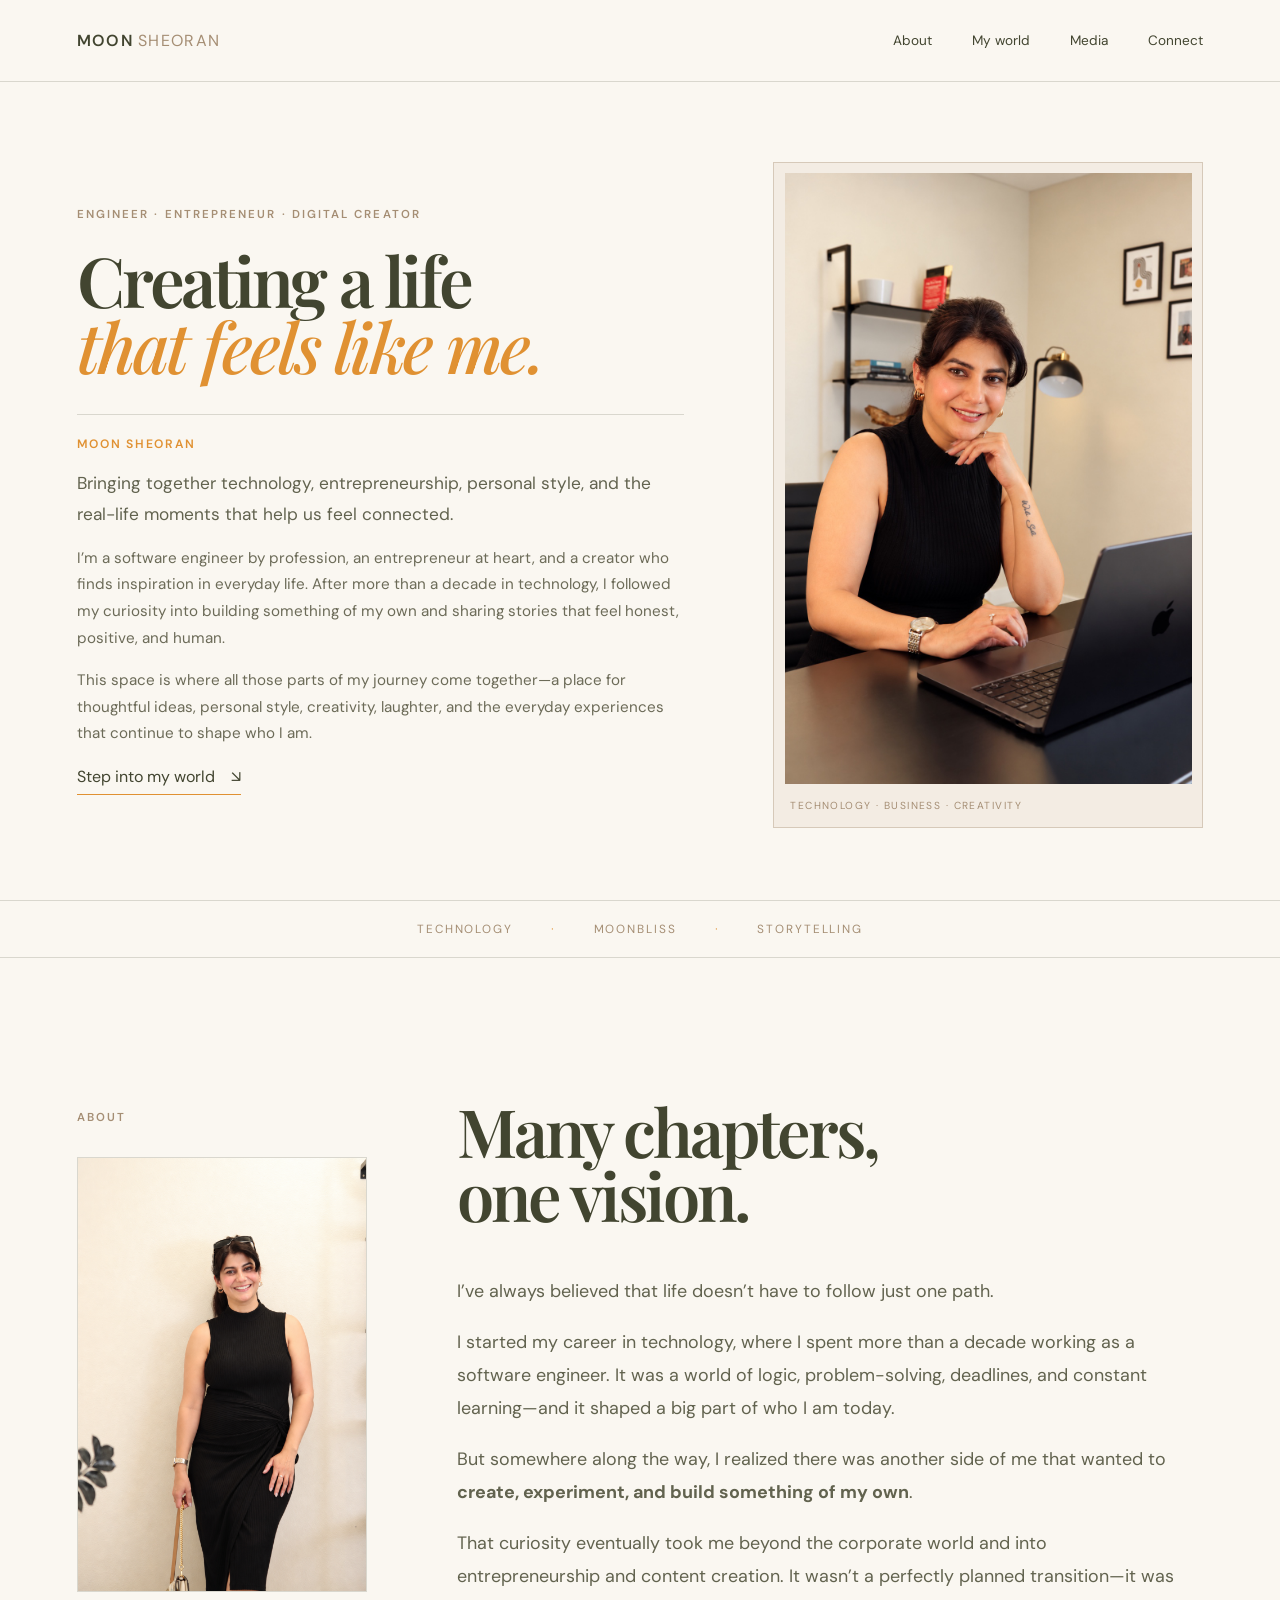
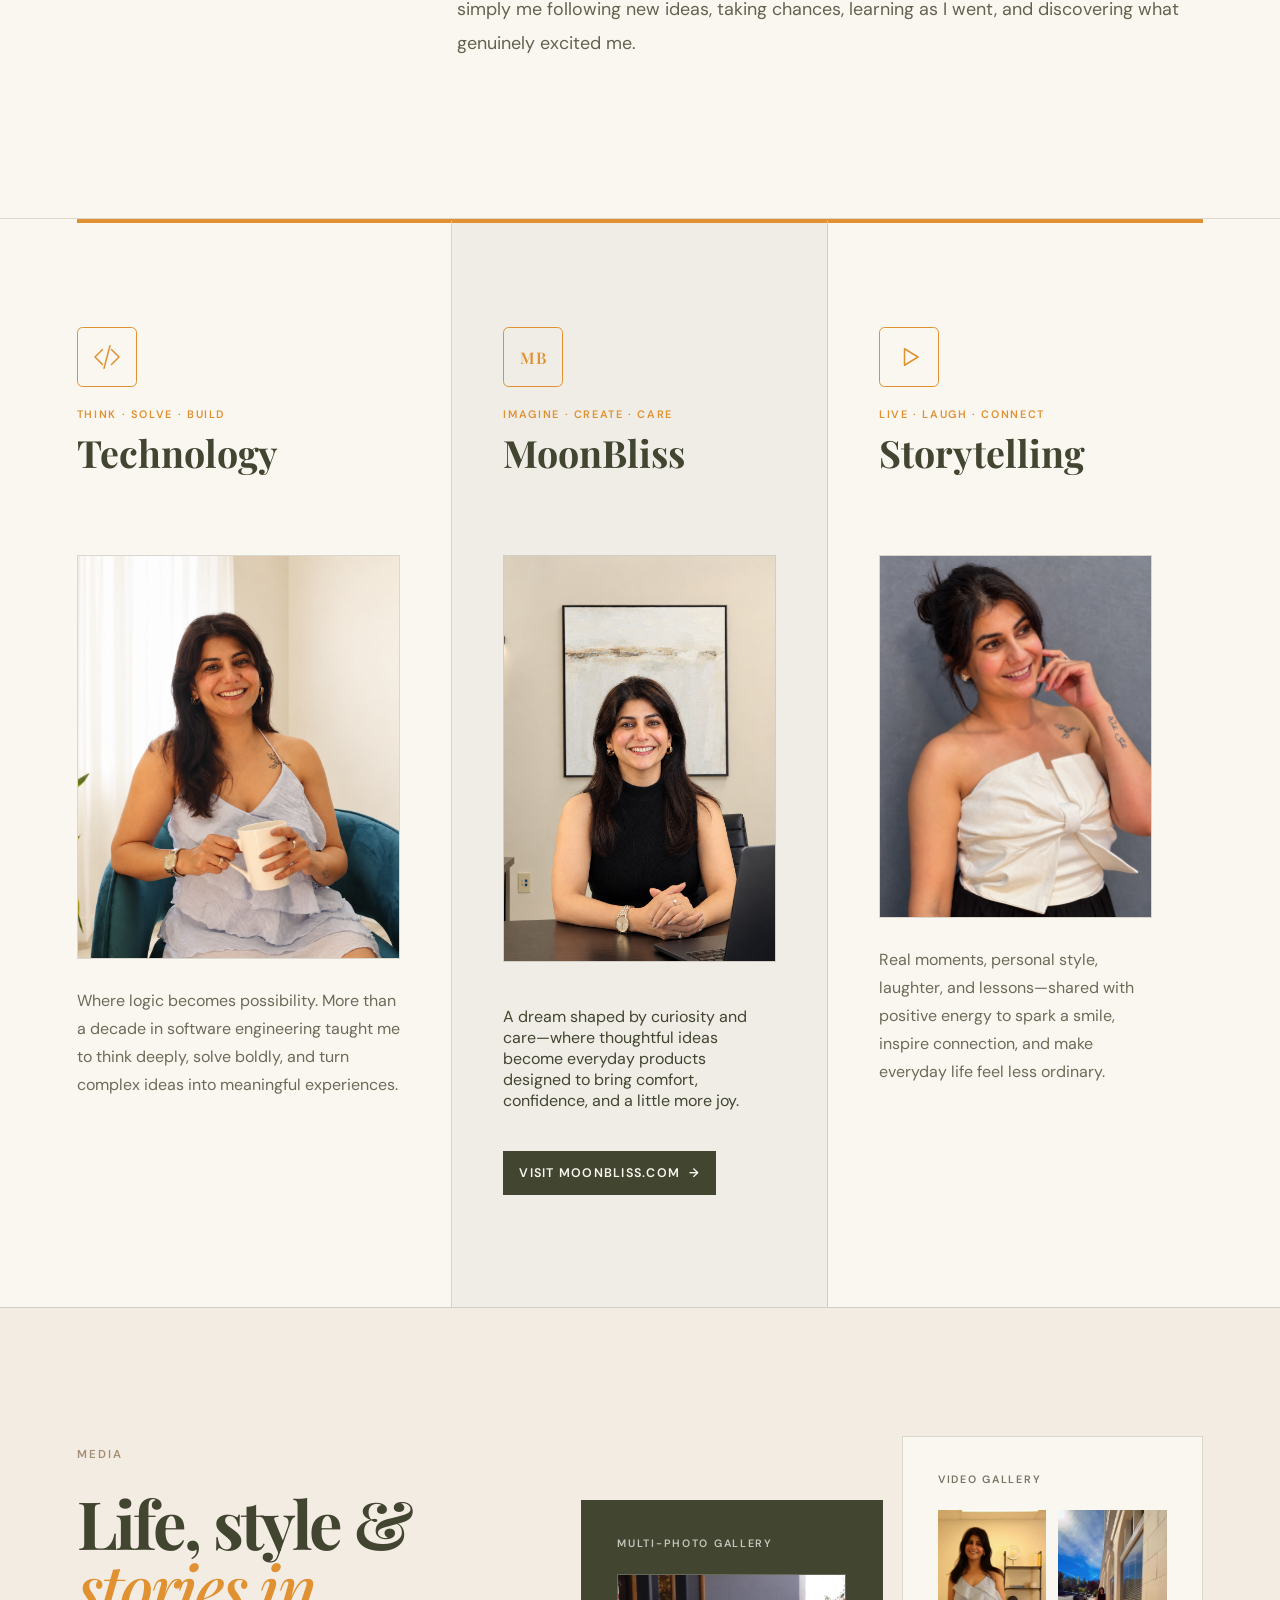
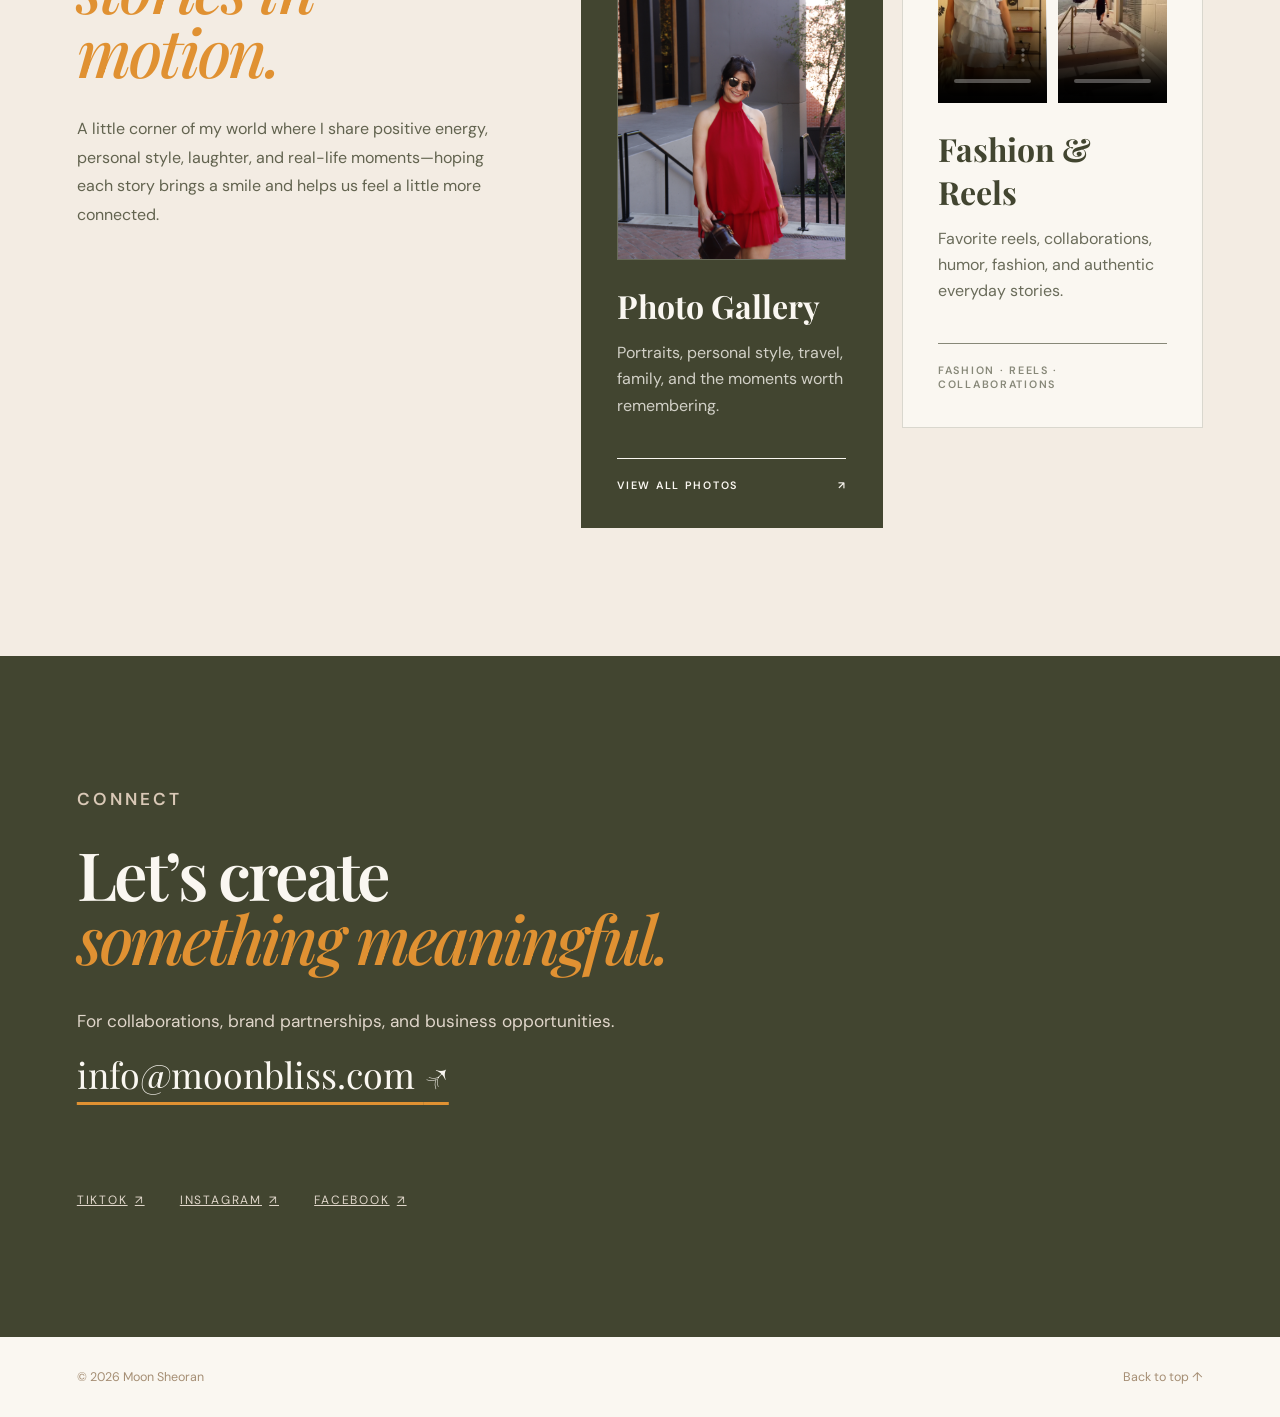
<file: index.html>
<!doctype html>
<html lang="en">
<head>
  <meta charset="utf-8">
  <meta name="viewport" content="width=device-width, initial-scale=1">
  <meta name="description" content="Moon Sheoran — software engineer, entrepreneur, and digital creator behind MoonBliss.">
  <title>Moon Sheoran</title>
  <link rel="preconnect" href="https://fonts.googleapis.com">
  <link rel="preconnect" href="https://fonts.gstatic.com" crossorigin>
  <link href="https://fonts.googleapis.com/css2?family=DM+Sans:wght@400;500;600&family=Playfair+Display:ital,wght@0,600;1,500&display=swap" rel="stylesheet">
  <link rel="stylesheet" href="styles.css">
<!-- Google Analytics -->
  <script async src="https://www.googletagmanager.com/gtag/js?id=G-REX65DKE1W"></script>
  <script>
    window.dataLayer = window.dataLayer || [];
    function gtag(){dataLayer.push(arguments);}
    gtag('js', new Date());
    gtag('config', 'G-REX65DKE1W', {
      allow_google_signals: false,
      allow_ad_personalization_signals: false
    });
  </script>
</head>
<body>
  <header class="site-header">
    <a class="wordmark" href="#top" aria-label="Moon Sheoran home">MOON <span>SHEORAN</span></a>
    <button class="menu" type="button" aria-expanded="false" aria-controls="nav">Menu</button>
    <nav id="nav" aria-label="Main navigation">
      <a href="#about">About</a><a href="#work">My world</a><a href="#media">Media</a><a href="#connect">Connect</a>
    </nav>
  </header>

  <main id="top">
    <section class="hero">
      <div class="hero-copy">
        <p class="eyebrow">Engineer · Entrepreneur · Digital Creator</p>
        <h1>Creating a life<br><em>that feels like me.</em></h1>
        <div class="hero-intro">
          <p class="hero-name">Moon Sheoran</p>
          <div class="hero-intro-copy">
            <p class="intro">Bringing together technology, entrepreneurship, personal style, and the real-life moments that help us feel connected.</p>
            <p>I’m a software engineer by profession, an entrepreneur at heart, and a creator who finds inspiration in everyday life. After more than a decade in technology, I followed my curiosity into building something of my own and sharing stories that feel honest, positive, and human.</p>
            <p>This space is where all those parts of my journey come together—a place for thoughtful ideas, personal style, creativity, laughter, and the everyday experiences that continue to shape who I am.</p>
          </div>
        </div>
        <a class="text-link" href="#about">Step into my world <span>↘</span></a>
      </div>
      <div class="portrait-frame">
        <img src="moon-sheoran-home-office.jpg" alt="Moon Sheoran seated at her desk with her laptop">
        <span class="portrait-note">Technology · Business · Creativity</span>
      </div>
    </section>

    <section class="marquee" aria-label="Areas of work"><span>Technology</span><i>·</i><span>MoonBliss</span><i>·</i><span>Storytelling</span></section>

    <section class="about" id="about">
      <div class="about-visual">
        <p class="section-number">ABOUT</p>
        <img class="about-photo" src="about-moon-black-dress-standing.png" alt="Moon Sheoran smiling in an elegant black dress">
      </div>
      <div class="about-copy">
        <h2>Many chapters,<br>one vision.</h2>
        <p>I’ve always believed that life doesn’t have to follow just one path.</p>
        <p>I started my career in technology, where I spent more than a decade working as a software engineer. It was a world of logic, problem-solving, deadlines, and constant learning—and it shaped a big part of who I am today.</p>
        <p>But somewhere along the way, I realized there was another side of me that wanted to <strong>create, experiment, and build something of my own</strong>.</p>
        <p>That curiosity eventually took me beyond the corporate world and into entrepreneurship and content creation. It wasn’t a perfectly planned transition—it was simply me following new ideas, taking chances, learning as I went, and discovering what genuinely excited me.</p>
      </div>
    </section>

    <section class="work" id="work">
      <article class="technology-card">
        <div class="service-mark">
          <div class="service-icon"><svg viewBox="0 0 48 48" aria-hidden="true"><path d="M18 14L8 24l10 10M30 14l10 10-10 10M28 9l-8 30"></path></svg></div>
          <p class="service-kicker">Think · Solve · Build</p>
          <h3>Technology</h3>
        </div>
        <img class="technology-photo" src="about-moon-blue-dress.png" alt="Moon Sheoran in a light blue dress">
        <p>Where logic becomes possibility. More than a decade in software engineering taught me to think deeply, solve boldly, and turn complex ideas into meaningful experiences.</p>
      </article>
      <article class="moonbliss-card">
        <div class="moonbliss-card-content">
          <div class="service-mark">
            <div class="service-icon service-monogram" aria-hidden="true">MB</div>
            <p class="service-kicker">Imagine · Create · Care</p>
            <h3>MoonBliss</h3>
          </div>
          <img class="moonbliss-founder" src="moonbliss-founder.png" alt="Moon Sheoran, founder of MoonBliss">
          <p>A dream shaped by curiosity and care—where thoughtful ideas become everyday products designed to bring comfort, confidence, and a little more joy.</p>
          <a class="moonbliss-cta direct-link" href="https://www.moonbliss.com/" data-direct-link aria-label="Visit MoonBliss.com">Visit MoonBliss.com <span aria-hidden="true">→</span></a>
        </div>
      </article>
      <article class="storytelling-card">
        <div class="service-mark">
          <div class="service-icon"><svg viewBox="0 0 48 48" aria-hidden="true"><path d="M18 13l18 11-18 11z"></path></svg></div>
          <p class="service-kicker">Live · Laugh · Connect</p>
          <h3>Storytelling</h3>
        </div>
        <img class="storytelling-photo" src="digital-storytelling-white-portrait.jpg" alt="Moon Sheoran smiling in an elegant white bow top">
        <p>Real moments, personal style, laughter, and lessons—shared with positive energy to spark a smile, inspire connection, and make everyday life feel less ordinary.</p>
      </article>
    </section>

    <section class="media" id="media">
      <div class="media-heading">
        <p class="section-number">MEDIA</p>
        <h2>Life, style &amp;<br><em>stories in motion.</em></h2>
        <p>A little corner of my world where I share positive energy, personal style, laughter, and real-life moments—hoping each story brings a smile and helps us feel a little more connected.</p>
      </div>
      <div class="media-spaces" aria-label="Media collections">
        <article class="media-card photo-card">
          <span class="media-type">Multi-photo gallery</span>
          <a class="gallery-preview" href="gallery.html" aria-label="Open Moon Sheoran's photo gallery">
            <img class="gallery-cover" src="gallery-red-dress.png" alt="Moon Sheoran wearing a red dress outdoors">
          </a>
          <h3>Photo Gallery</h3>
          <p>Portraits, personal style, travel, family, and the moments worth remembering.</p>
          <a class="gallery-link" href="gallery.html">View all photos <span>↗</span></a>
        </article>
        <article class="media-card video-card">
          <span class="media-type">Video gallery</span>
          <div class="video-grid">
            <video class="featured-fashion-video" controls playsinline preload="metadata" poster="featured-fashion-video-cover.jpg" aria-label="Moon Sheoran fashion and reel video">
              <source src="fashion-reel-v2.mp4" type="video/mp4">
              Your browser does not support embedded video.
            </video>
            <video class="featured-fashion-video" controls playsinline preload="metadata" poster="confidence-walk-cover.jpg" aria-label="Moon Sheoran confidence walk reel">
              <source src="confidence-walk-v2.mp4" type="video/mp4">
              Your browser does not support embedded video.
            </video>
          </div>
          <h3>Fashion &amp; Reels</h3>
          <p>Favorite reels, collaborations, humor, fashion, and authentic everyday stories.</p>
          <span class="coming-soon">Fashion · Reels · Collaborations</span>
        </article>
      </div>
    </section>

    <section class="connect" id="connect">
      <p class="section-number">CONNECT</p>
      <h2>Let’s create<br><em>something meaningful.</em></h2>
      <p>For collaborations, brand partnerships, and business opportunities.</p>
      <a class="email-link direct-link" href="mailto:info@moonbliss.com" data-direct-link>info@moonbliss.com <span>↗</span></a>
      <div class="socials" aria-label="Moon Sheoran on social media">
        <a class="direct-link" href="https://www.tiktok.com/@moon_sheoran" data-direct-link aria-label="Open Moon Sheoran on TikTok">TikTok <span aria-hidden="true">↗</span></a>
        <a class="direct-link" href="https://www.instagram.com/moon_sheoran/" data-direct-link aria-label="Open Moon Sheoran on Instagram">Instagram <span aria-hidden="true">↗</span></a>
        <a class="direct-link" href="https://www.facebook.com/share/19R9e9FN2a/" data-direct-link aria-label="Open Moon Sheoran on Facebook">Facebook <span aria-hidden="true">↗</span></a>
      </div>
    </section>
  </main>

  <footer><span>© 2026 Moon Sheoran</span><a href="#top">Back to top ↑</a></footer>
  <script src="script.js"></script>
</body>
</html>
</file>
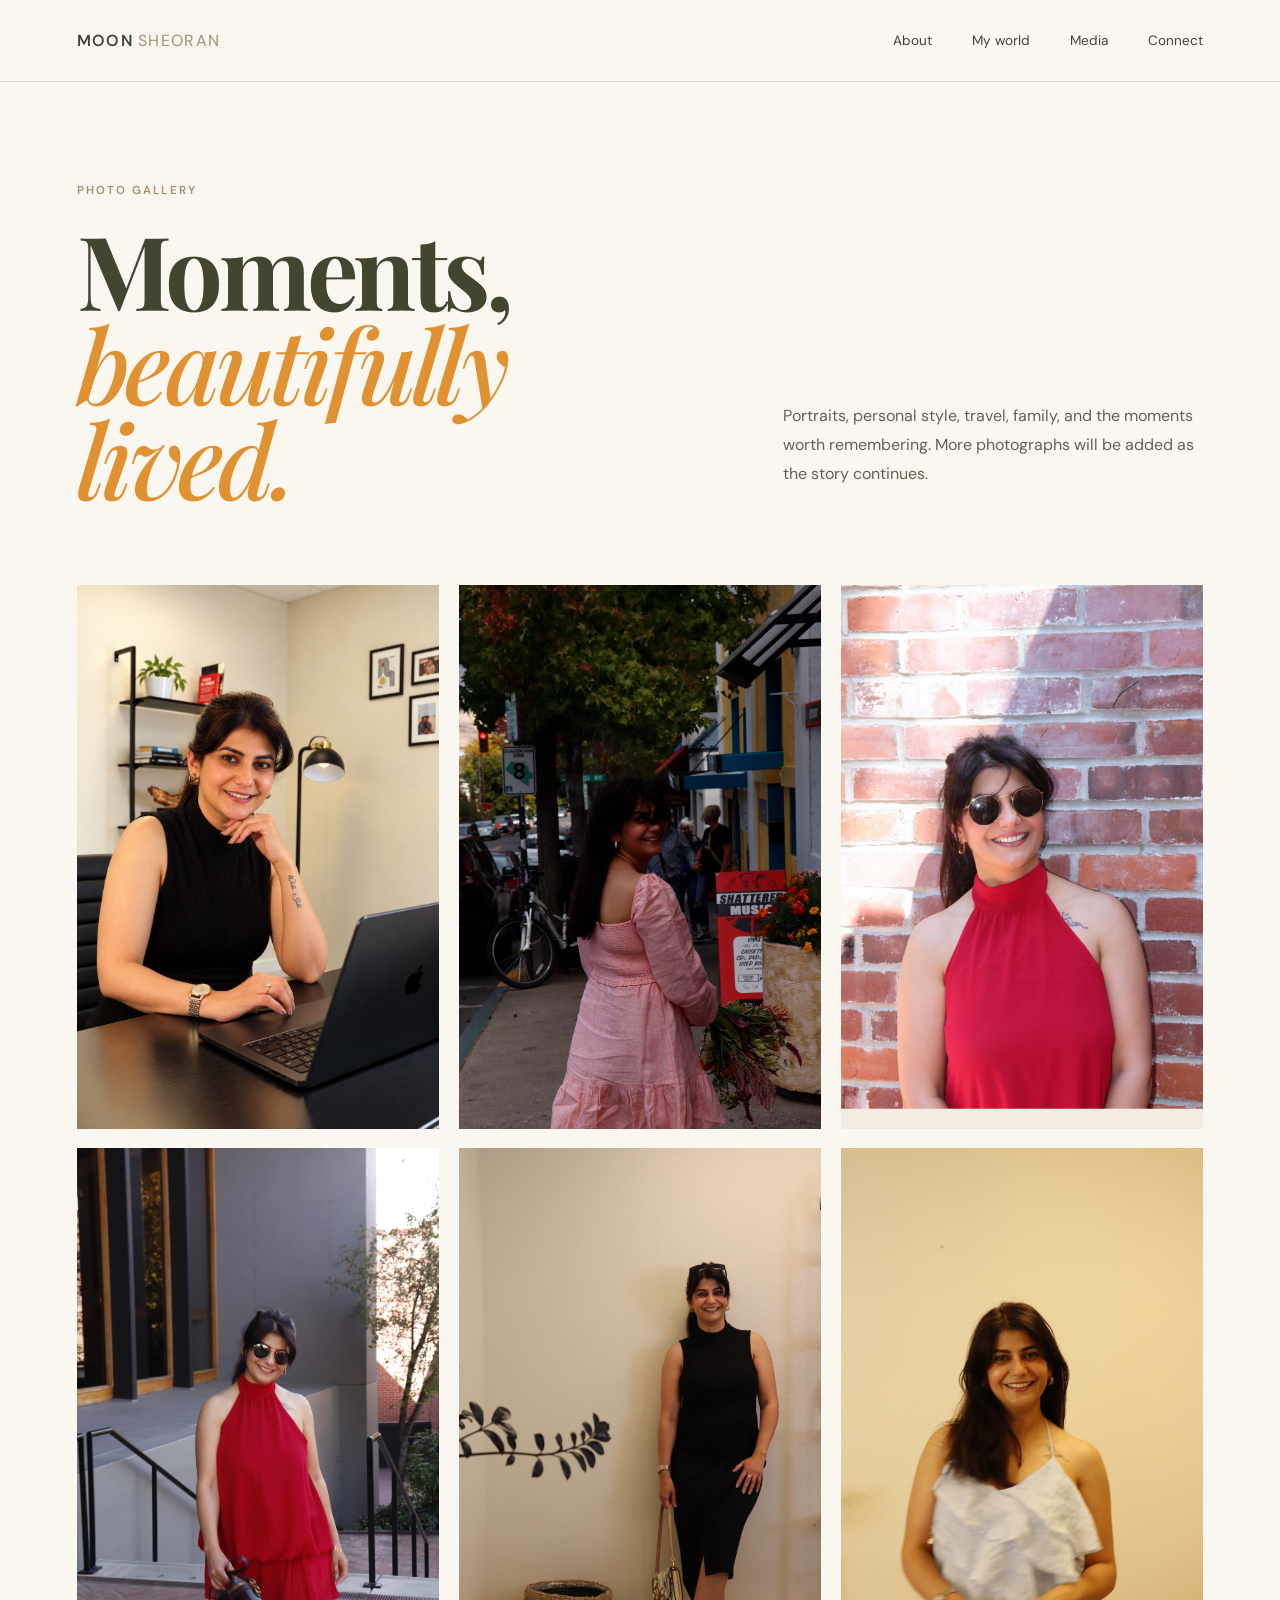
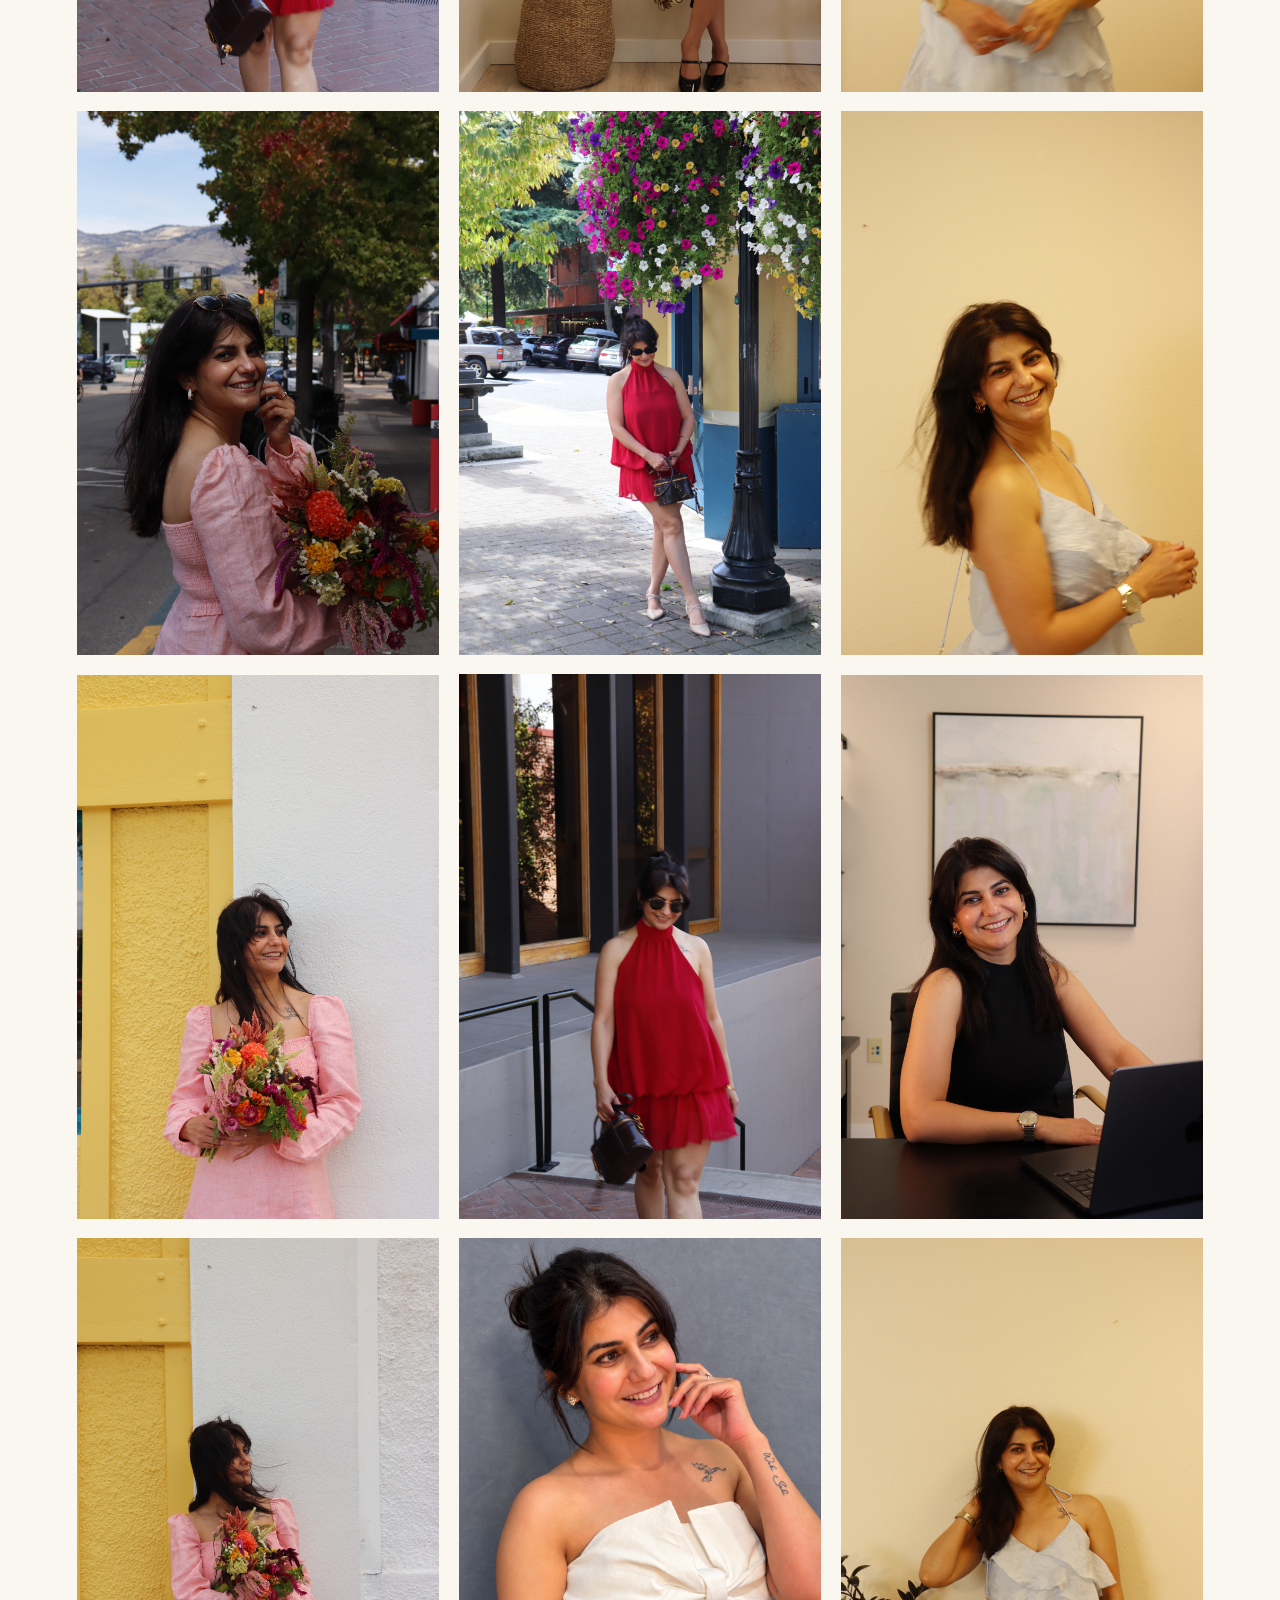
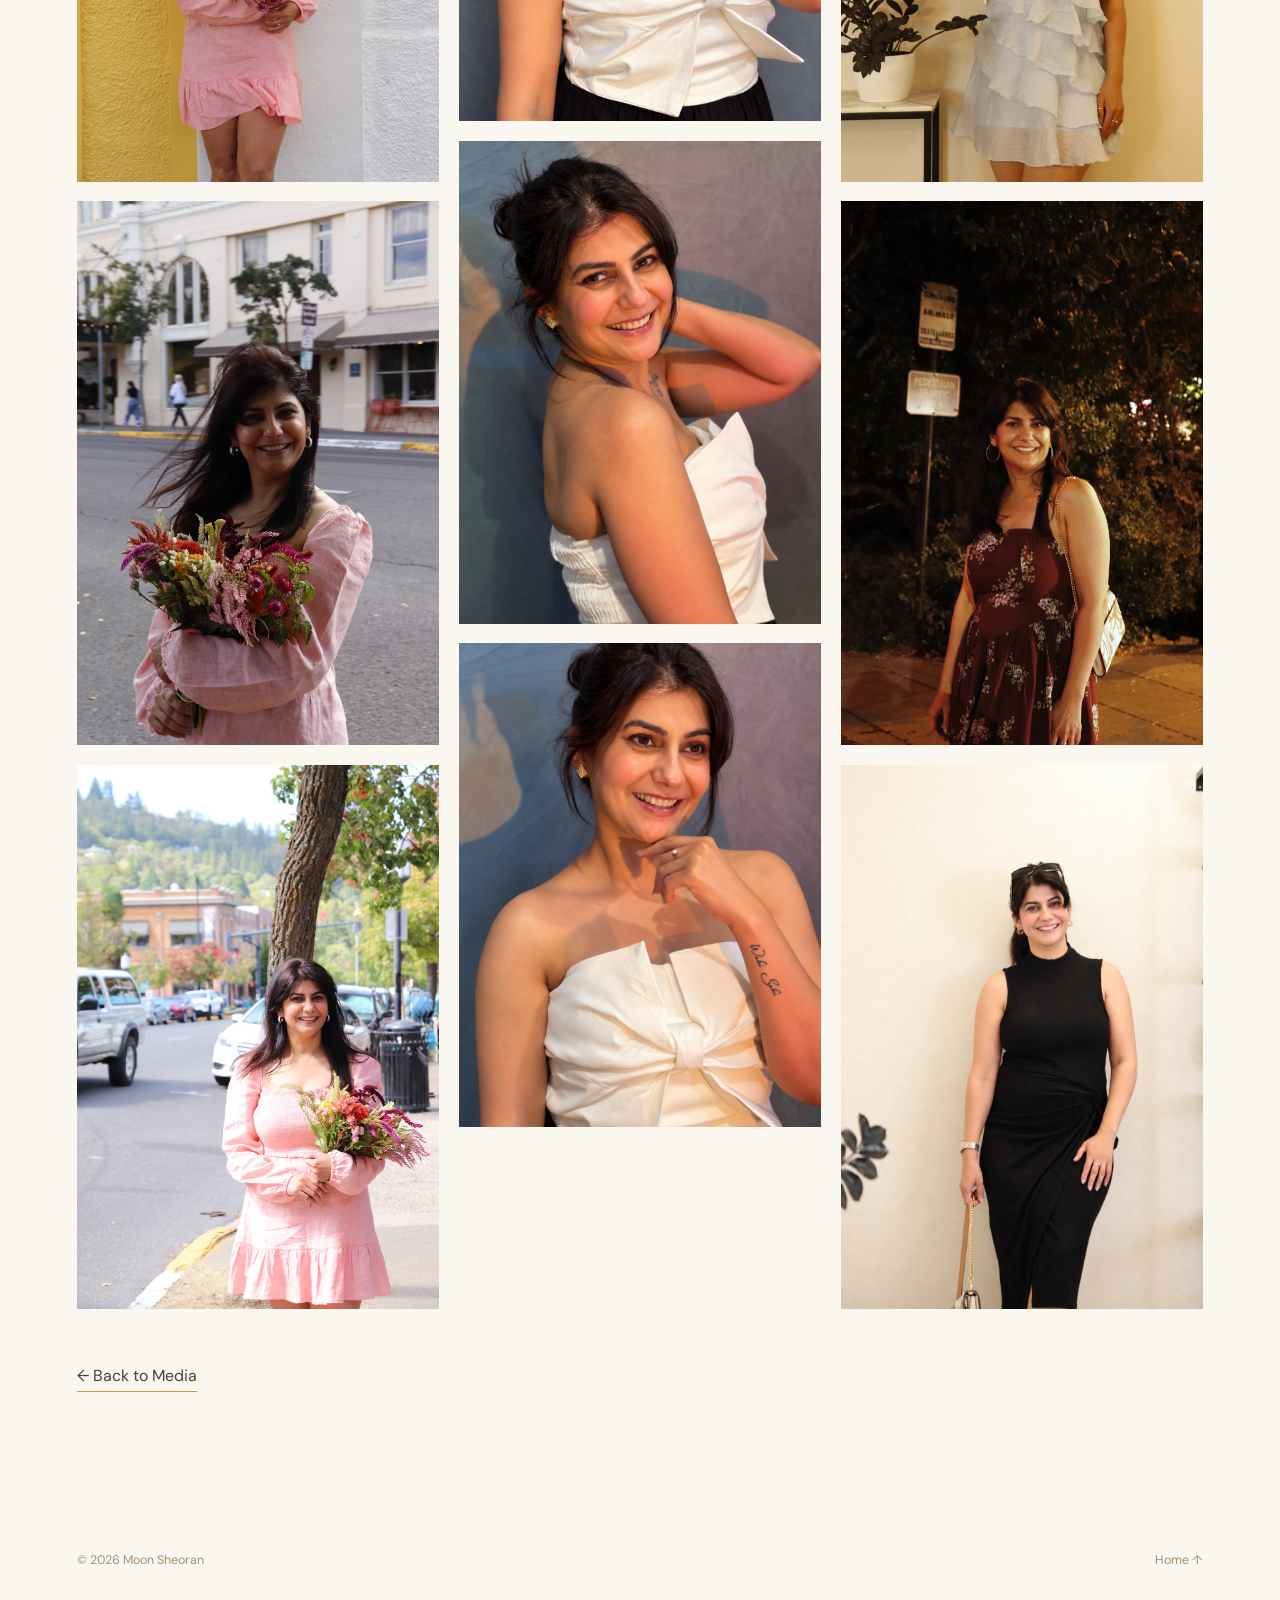
<file: gallery.html>
<!doctype html>
<html lang="en">
<head>
  <meta charset="utf-8">
  <meta name="viewport" content="width=device-width, initial-scale=1">
  <meta name="description" content="Photo gallery of Moon Sheoran—portraits, personal style, travel, and life moments.">
  <title>Photo Gallery | Moon Sheoran</title>
  <link rel="preconnect" href="https://fonts.googleapis.com">
  <link rel="preconnect" href="https://fonts.gstatic.com" crossorigin>
  <link href="https://fonts.googleapis.com/css2?family=DM+Sans:wght@400;500;600&family=Playfair+Display:ital,wght@0,600;1,500&display=swap" rel="stylesheet">
  <link rel="stylesheet" href="styles.css">
<!-- Google Analytics -->
  <script async src="https://www.googletagmanager.com/gtag/js?id=G-REX65DKE1W"></script>
  <script>
    window.dataLayer = window.dataLayer || [];
    function gtag(){dataLayer.push(arguments);}
    gtag('js', new Date());
    gtag('config', 'G-REX65DKE1W', {
      allow_google_signals: false,
      allow_ad_personalization_signals: false
    });
  </script>
</head>
<body>
  <header class="site-header">
    <a class="wordmark" href="index.html" aria-label="Moon Sheoran home">MOON <span>SHEORAN</span></a>
    <button class="menu" type="button" aria-expanded="false" aria-controls="nav">Menu</button>
    <nav id="nav" aria-label="Main navigation">
      <a href="index.html#about">About</a><a href="index.html#work">My world</a><a href="index.html#media">Media</a><a href="index.html#connect">Connect</a>
    </nav>
  </header>

  <main class="gallery-page">
    <div class="gallery-page-header">
      <div>
        <p class="section-number">Photo Gallery</p>
        <h1>Moments,<br><em>beautifully lived.</em></h1>
      </div>
      <p class="gallery-page-intro">Portraits, personal style, travel, family, and the moments worth remembering. More photographs will be added as the story continues.</p>
    </div>

    <section class="photo-gallery" aria-label="Moon Sheoran photo collection">
      <figure><img src="moon-sheoran-portrait.png" alt="Moon Sheoran seated at her desk with her laptop"></figure>
      <figure><img src="gallery-red-dress.png" alt="Moon Sheoran wearing a red dress outdoors"></figure>
      <figure><img src="gallery-ashland-flowers.png" alt="Moon Sheoran holding a colorful bouquet in downtown Ashland, Oregon"></figure>
      <figure><img src="gallery-pink-dress-bouquet-wall.jpeg" alt="Moon Sheoran smiling in a pink dress with a colorful bouquet"></figure>
      <figure><img src="gallery-pink-dress-bouquet-full.jpeg" alt="Moon Sheoran holding a bouquet beside a yellow and white wall"></figure>
      <figure><img src="gallery-pink-dress-bouquet-closeup.jpeg" alt="Moon Sheoran smiling with a colorful bouquet downtown"></figure>
      <figure><img src="gallery-pink-dress-ashland-street.jpeg" alt="Moon Sheoran in a pink dress holding flowers on an Ashland street"></figure>
      <figure><img src="gallery-pink-dress-over-shoulder.jpeg" alt="Moon Sheoran looking over her shoulder in a pink dress downtown"></figure>
      <figure><img src="gallery-black-dress-portrait.jpg" alt="Moon Sheoran wearing an elegant black dress"></figure>
      <figure><img src="gallery-red-dress-flowers.png" alt="Moon Sheoran in a red dress beside colorful flowers"></figure>
      <figure><img src="gallery-red-dress-portrait-2.png" alt="Moon Sheoran smiling in a red dress outdoors"></figure>
      <figure><img src="gallery-white-bow-portrait-1.jpg" alt="Moon Sheoran smiling in an elegant white bow top"></figure>
      <figure><img src="gallery-white-bow-portrait-2.jpg" alt="Moon Sheoran smiling over her shoulder in an elegant white bow top"></figure>
      <figure><img src="gallery-white-bow-portrait-3.jpg" alt="Moon Sheoran posing in an elegant white bow top"></figure>
      <figure><img src="gallery-digital-storytelling-red.png" alt="Moon Sheoran smiling in a red halter-neck top"></figure>
      <figure><img src="gallery-blue-dress-portrait.jpg" alt="Moon Sheoran smiling in a light blue dress"></figure>
      <figure><img src="gallery-blue-dress-candid.jpg" alt="Moon Sheoran smiling in a light blue dress"></figure>
      <figure><img src="gallery-office-black-top.jpg" alt="Moon Sheoran seated at her desk in a black top"></figure>
      <figure><img src="gallery-blue-dress-full.jpg" alt="Moon Sheoran posing in a light blue ruffled dress"></figure>
      <figure><img src="gallery-evening-floral-dress.jpg" alt="Moon Sheoran outdoors in a floral dress in the evening"></figure>
      <figure><img src="technology-moon.png" alt="Moon Sheoran wearing an elegant black dress"></figure>
    </section>

    <a class="gallery-back" href="index.html#media">← Back to Media</a>
  </main>

  <footer><span>© 2026 Moon Sheoran</span><a href="index.html">Home ↑</a></footer>
  <script src="script.js"></script>
</body>
</html>
</file>
<file: styles.css>
:root {
  --fern: #424530;
  --natural: #a58e74;
  --apricot: #e09132;
  --cream: #faf7f1;
  --paper: #f3ece3;
  --ink: var(--fern);
  --ivory: var(--cream);
  --line: rgba(66, 69, 48, .18);
}
* { box-sizing: border-box; }
html { scroll-behavior: smooth; }
body { margin: 0; background: var(--ivory); color: var(--ink); font-family: "DM Sans", sans-serif; font-size: 16px; }
a { color: inherit; }
.site-header { height: 82px; display: flex; align-items: center; justify-content: space-between; padding: 0 6vw; border-bottom: 1px solid var(--line); position: relative; }
.wordmark { text-decoration: none; font-weight: 600; letter-spacing: .08em; }
.wordmark span { font-weight: 400; color: var(--natural); }
.site-header nav { display: flex; gap: 2.5rem; }
.site-header nav a, .menu { text-decoration: none; font-size: .85rem; background: none; border: 0; color: inherit; }
.menu { display: none; }
.hero { min-height: calc(100vh - 82px); max-width: 1440px; margin: 0 auto; padding: 4.5rem 6vw 4rem; display: grid; grid-template-columns: minmax(0, 1fr) minmax(320px, 430px); gap: clamp(4rem, 7vw, 7rem); align-items: center; }
.eyebrow, .section-number { text-transform: uppercase; letter-spacing: .18em; font-size: .72rem; font-weight: 600; color: var(--natural); }
.hero h1, .about h2, .connect h2 { font-family: "Playfair Display", serif; font-size: clamp(3.8rem, 5.4vw, 6.2rem); line-height: .96; letter-spacing: -.045em; margin: 1.5rem 0 2.2rem; font-weight: 600; }
.hero h1 em, .connect h2 em { color: var(--apricot); font-weight: 500; }
.intro { max-width: 52rem; font-size: clamp(1.05rem, 1.35vw, 1.25rem); line-height: 1.75; color: #62634f; }
.hero-intro { display: block; max-width: 52rem; border-top: 1px solid var(--line); padding-top: 1.35rem; }
.hero-name { margin: 0 0 1rem; color: var(--apricot); font-size: .76rem; text-transform: uppercase; letter-spacing: .14em; font-weight: 600; }
.hero-intro .intro { margin: 0; }
.hero-intro-copy > p:not(.intro) { max-width: 52rem; margin: 1rem 0 0; color: #6c6b58; font-size: .95rem; line-height: 1.75; }
.text-link { display: inline-flex; gap: 1rem; margin-top: 1.2rem; text-decoration: none; border-bottom: 1px solid var(--apricot); padding-bottom: .4rem; }
.portrait-frame { align-self: center; position: relative; padding: .65rem .65rem 2.7rem; border: 1px solid rgba(165, 142, 116, .38); background: var(--paper); }
.portrait-frame img { display: block; width: 100%; height: auto; aspect-ratio: 2/3; object-fit: cover; object-position: center; }
.portrait-note { position: absolute; left: 1rem; bottom: .95rem; font-size: .64rem; letter-spacing: .14em; text-transform: uppercase; color: var(--natural); }
.marquee { border-block: 1px solid var(--line); padding: 1.25rem 6vw; display: flex; gap: 2.4rem; justify-content: center; align-items: center; text-transform: uppercase; letter-spacing: .16em; white-space: nowrap; overflow: hidden; color: var(--natural); font-size: .74rem; }
.marquee i { color: var(--apricot); }
.about { padding: 11vw 6vw; display: grid; grid-template-columns: .7fr 1.8fr; gap: 7vw; border-bottom: 1px solid var(--line); }
.about h2 { font-size: clamp(3.3rem, 5.2vw, 6.2rem); margin: 0 0 3rem; }
.about-visual { min-width: 0; }
.about-photo { display: block; width: 100%; height: auto; margin: 2rem 0 0; border: 1px solid var(--line); }
.about-copy > p { max-width: 46rem; font-size: 1.12rem; line-height: 1.85; color: #62634f; }
.work { display: grid; grid-template-columns: repeat(3, 1fr); padding: 0 6vw; }
.work article { padding: 6.5rem 3.2rem 7rem 0; border-right: 1px solid var(--line); border-top: 4px solid var(--apricot); display: flex; flex-direction: column; }
.work article + article { padding-left: 3.2rem; }
.work article:last-child { border-right: 0; }
.work h3 { font-family: "Playfair Display", serif; font-size: 2.35rem; line-height: 1.08; margin: .75rem 0 1rem; min-height: 2.2em; }
.work article > p { line-height: 1.75; color: #6c6b58; margin: 0; }
.service-mark { min-height: 12rem; margin-top: 0; display: flex; flex-direction: column; justify-content: flex-start; }
.service-icon { width: 3.75rem; height: 3.75rem; border: 1.7px solid var(--apricot); border-radius: .35rem; display: grid; place-items: center; color: var(--apricot); }
.service-mark svg { width: 2.25rem; height: 2.25rem; fill: none; stroke: var(--apricot); stroke-width: 2; stroke-linecap: round; stroke-linejoin: round; }
.service-monogram { font-family: "Playfair Display", serif; font-weight: 600; font-size: 1rem; letter-spacing: .08em; }
.service-kicker { margin: 1.35rem 0 0; color: var(--apricot) !important; font-size: .68rem; line-height: 1 !important; letter-spacing: .15em; text-transform: uppercase; font-weight: 600; }
.technology-photo { display: block; width: 100%; aspect-ratio: 4 / 5; margin: 1.5rem 0 1.75rem; object-fit: cover; object-position: center 38%; border: 1px solid var(--line); }
.moonbliss-card { background: rgba(66, 69, 48, .055); cursor: pointer; position: relative; transition: background-color .2s ease; }
.moonbliss-card:hover { background: rgba(66, 69, 48, .1); }
.moonbliss-card-content { display: flex; flex: 1; flex-direction: column; }
.moonbliss-cta { align-items: center; align-self: flex-start; background: var(--fern); color: var(--ivory); display: inline-flex; font-size: .78rem; font-weight: 600; gap: .55rem; letter-spacing: .1em; margin-top: 1.5rem; min-height: 44px; padding: .8rem 1rem; position: relative; z-index: 2; text-decoration: none; text-transform: uppercase; touch-action: manipulation; user-select: none; -webkit-user-select: none; }
.moonbliss-cta:hover { background: var(--apricot); }
.moonbliss-cta:focus-visible { outline: 3px solid var(--apricot); outline-offset: 3px; }
.moonbliss-founder { display: block; width: 100%; height: auto; margin: 1.5rem 0 1.75rem; object-fit: contain; border: 1px solid var(--line); }
.storytelling-photo { display: block; width: 100%; height: auto; margin: 1.5rem 0 1.75rem; border: 1px solid var(--line); filter: brightness(.97) contrast(.98) saturate(.98); }
.media { padding: 10vw 6vw; border-top: 1px solid var(--line); background: var(--paper); display: grid; grid-template-columns: .8fr 1.2fr; gap: 7vw; }
.media-heading h2 { font-family: "Playfair Display", serif; font-size: clamp(3.3rem, 5.2vw, 6.2rem); line-height: .96; letter-spacing: -.04em; margin: 1.8rem 0 2rem; }
.media-heading h2 em { color: var(--apricot); font-weight: 500; }
.media-heading > p:last-child { max-width: 32rem; color: #62634f; line-height: 1.8; }
.media-spaces { display: grid; grid-template-columns: 1fr 1fr; gap: 1.2rem; align-items: start; }
.media-card { min-height: 31rem; padding: 2.2rem; display: flex; flex-direction: column; border: 1px solid var(--line); position: relative; overflow: hidden; }
.photo-card { background: var(--fern); color: var(--ivory); margin-top: 4rem; }
.video-card { background: var(--ivory); color: var(--fern); }
.gallery-preview { display: block; margin: 1.5rem 0; overflow: hidden; }
.gallery-cover { width: 100%; aspect-ratio: 4 / 5; object-fit: cover; object-position: center 35%; display: block; border: 1px solid rgba(255,255,255,.2); transition: transform .35s ease; }
.gallery-preview:hover .gallery-cover { transform: scale(1.025); }
.gallery-link { margin-top: auto; padding-top: 1.2rem; border-top: 1px solid currentColor; text-decoration: none; text-transform: uppercase; letter-spacing: .16em; font-size: .67rem; font-weight: 600; display: flex; justify-content: space-between; }
.gallery-page { padding: 7vw 6vw 10vw; }
.gallery-page-header { display: grid; grid-template-columns: 1.2fr .8fr; gap: 6vw; align-items: end; margin-bottom: 5rem; }
.gallery-page h1 { font-family: "Playfair Display", serif; font-size: clamp(4rem, 8vw, 8.5rem); line-height: .92; letter-spacing: -.045em; margin: 1.5rem 0 0; }
.gallery-page h1 em { color: var(--apricot); font-weight: 500; }
.gallery-page-intro { max-width: 34rem; line-height: 1.8; color: #62634f; }
.photo-gallery { columns: 3; column-gap: 1.2rem; }
.photo-gallery figure { margin: 0 0 1.2rem; break-inside: avoid; overflow: hidden; background: var(--paper); }
.photo-gallery img { display: block; width: 100%; height: auto; transition: transform .35s ease; }
.photo-gallery figure:hover img { transform: scale(1.015); }
.gallery-back { display: inline-flex; margin-top: 3.5rem; text-decoration: none; border-bottom: 1px solid var(--apricot); padding-bottom: .35rem; }
.video-grid { display: grid; grid-template-columns: repeat(2, minmax(0, 1fr)); gap: .75rem; margin: 1.5rem 0; }
.featured-fashion-video { width: 100%; aspect-ratio: 9 / 16; max-height: 30rem; background: #111; object-fit: contain; }
.video-grid > :only-child { grid-column: 1 / -1; }
.media-type, .coming-soon { text-transform: uppercase; letter-spacing: .16em; font-size: .67rem; font-weight: 600; }
.media-type { opacity: .72; }
.media-mark { margin: auto 0 1rem; font-family: "Playfair Display", serif; font-size: 7rem; line-height: 1; color: var(--apricot); opacity: .78; }
.play-mark { width: 7.5rem; height: 7.5rem; border: 1px solid rgba(66,69,48,.25); border-radius: 50%; margin: auto 0 1.8rem; display: grid; place-items: center; }
.play-mark span { width: 0; height: 0; border-top: .8rem solid transparent; border-bottom: .8rem solid transparent; border-left: 1.25rem solid var(--apricot); margin-left: .35rem; }
.media-card h3 { font-family: "Playfair Display", serif; font-size: 2rem; margin: 0 0 .8rem; }
.media-card p { line-height: 1.65; opacity: .78; margin: 0 0 2.4rem; }
.coming-soon { margin-top: auto; padding-top: 1.2rem; border-top: 1px solid currentColor; opacity: .62; }
.connect { background: var(--fern); color: var(--ivory); padding: 9vw 6vw; }
.connect .section-number { color: #d9c8b6; }
.connect h2 { font-size: clamp(3.3rem, 5.2vw, 6.2rem); margin: 2rem 0 2.5rem; }
.connect > p { font-size: 1.08rem; color: #e0d6ca; }
.connect > a { font-family: "Playfair Display", serif; font-size: clamp(1.4rem, 2.8vw, 3.2rem); text-underline-offset: .35em; text-decoration-color: var(--apricot); }
.socials { display: flex; flex-wrap: wrap; gap: 1rem 2.2rem; margin-top: 5rem; position: relative; z-index: 2; }
.socials a { align-items: center; color: #e0d6ca; display: inline-flex; gap: .45rem; min-height: 44px; padding: .55rem 0; position: relative; text-decoration-thickness: 1px; text-transform: uppercase; touch-action: manipulation; -webkit-tap-highlight-color: rgba(224, 145, 50, .28); font-size: .75rem; letter-spacing: .15em; }
.socials a:hover { color: var(--apricot); }
.socials a:focus-visible { outline: 3px solid var(--apricot); outline-offset: 4px; }
footer { padding: 2rem 6vw; display: flex; justify-content: space-between; font-size: .78rem; color: var(--natural); }
footer a { text-decoration: none; }
@media (max-width: 760px) {
  .site-header { height: 70px; }
  .menu { display: block; }
  .site-header nav { display: none; position: absolute; top: 70px; left: 0; right: 0; background: var(--ivory); padding: 1.5rem 6vw; flex-direction: column; z-index: 5; border-bottom: 1px solid var(--line); }
  .site-header nav.open { display: flex; }
  .hero { min-height: auto; grid-template-columns: 1fr; padding: 3.25rem 6vw 5.5rem; gap: 2.5rem; }
  .hero h1 { font-size: clamp(3.25rem, 14.5vw, 5.4rem); margin: 1.15rem 0 1.8rem; }
  .hero-intro { grid-template-columns: 1fr; gap: .65rem; }
  .hero-name { margin: 0; }
  .hero .text-link { margin-top: 1.5rem; }
  .portrait-frame { width: min(100%, 30rem); justify-self: center; }
  .portrait-frame img { aspect-ratio: auto; object-fit: contain; }
  .marquee { display: grid; grid-template-columns: max-content auto max-content; justify-content: center; column-gap: 1rem; row-gap: .8rem; text-align: center; }
  .marquee span:last-child { grid-column: 1 / -1; }
  .marquee i:last-of-type { display: none; }
  .about { grid-template-columns: 1fr; padding-top: 7rem; }
  .work { grid-template-columns: 1fr; }
  .work article, .work article + article { padding: 4rem 0; border-right: 0; border-bottom: 1px solid var(--line); }
  .moonbliss-card { margin-inline: -6vw; padding-inline: 6vw !important; }
  .work h3 { font-size: clamp(1.9rem, 9vw, 2.35rem); min-height: auto; overflow-wrap: anywhere; }
  .service-mark { min-height: auto; margin-bottom: 1rem; }
  .marquee { white-space: normal; }
  .media { grid-template-columns: 1fr; padding-top: 6rem; }
  .media-spaces { grid-template-columns: 1fr; }
  .media-card { min-height: 27rem; }
  .photo-card { margin-top: 0; }
  .gallery-page { padding-top: 4rem; }
  .gallery-page-header { grid-template-columns: 1fr; margin-bottom: 3rem; }
  .photo-gallery { columns: 2; }
  .connect { padding-top: 6rem; overflow: hidden; position: relative; }
  .connect > a { display: inline-flex; align-items: center; max-width: 100%; overflow-wrap: anywhere; min-height: 48px; padding-block: .5rem; position: relative; z-index: 4; touch-action: manipulation; -webkit-tap-highlight-color: rgba(224, 145, 50, .28); }
  .socials { margin-top: 3rem; }
  .socials a { min-width: 44px; min-height: 48px; padding: .7rem .15rem; position: relative; z-index: 4; }
  footer { gap: 1rem; flex-wrap: wrap; }
}
@media (max-width: 480px) {
  .photo-gallery { columns: 1; }
}

/* Keep both portrait videos fully visible in browser fullscreen. */
.featured-fashion-video:fullscreen {
  width: 100%;
  height: 100%;
  max-height: none;
  aspect-ratio: auto;
  object-fit: contain;
  background: #111;
}
.featured-fashion-video:-webkit-full-screen {
  width: 100%;
  height: 100%;
  max-height: none;
  aspect-ratio: auto;
  object-fit: contain;
  background: #111;
}
</file>
